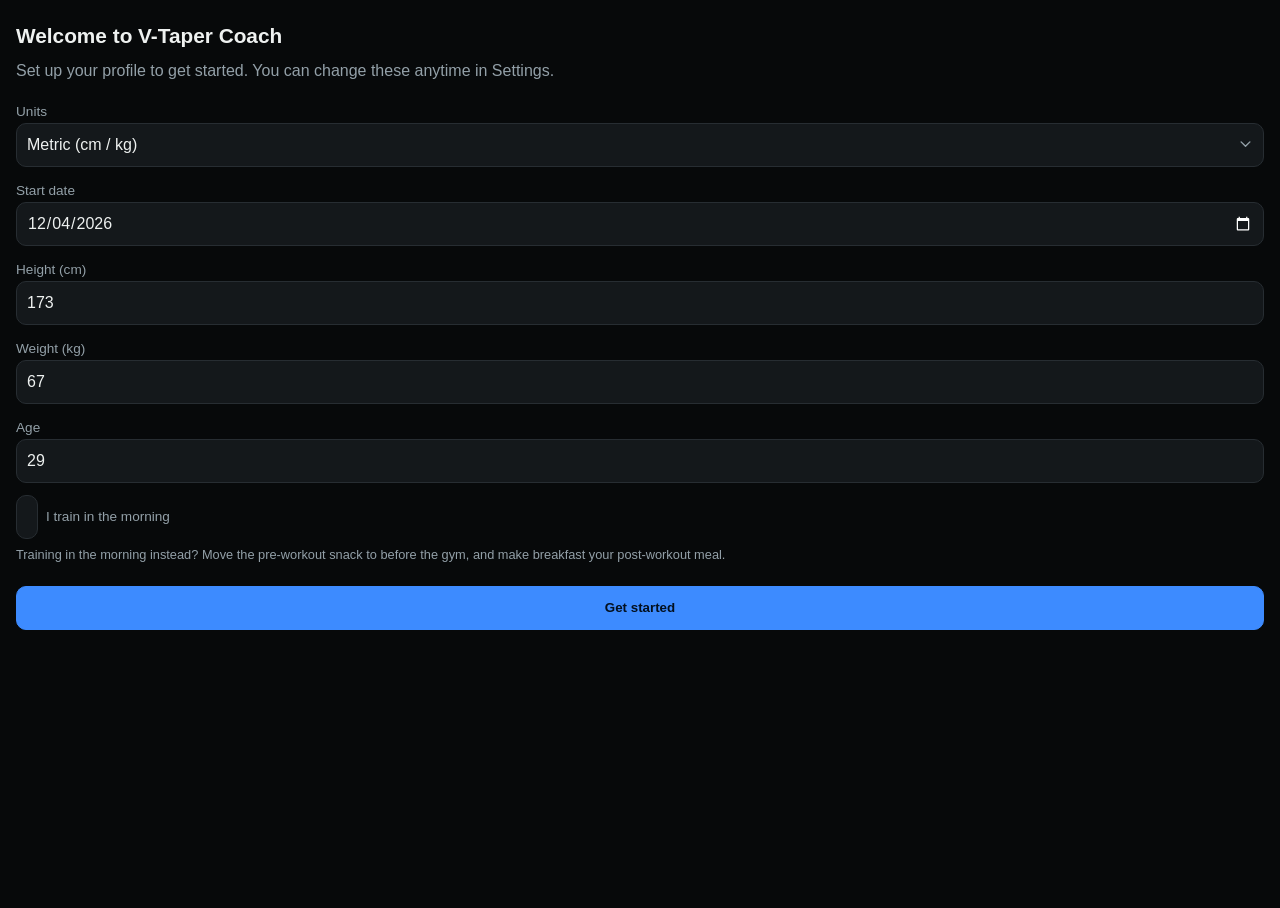
<file: index.html>
<!DOCTYPE html>
<html lang="en">
<head>
  <meta charset="UTF-8" />
  <meta name="viewport" content="width=device-width, initial-scale=1, viewport-fit=cover" />
  <title>V-Taper Coach</title>

  <!-- PWA / iOS integration -->
  <link rel="manifest" href="manifest.webmanifest" />
  <meta name="theme-color" content="#07090a" />
  <meta name="apple-mobile-web-app-capable" content="yes" />
  <meta name="mobile-web-app-capable" content="yes" />
  <meta name="apple-mobile-web-app-status-bar-style" content="black-translucent" />
  <meta name="apple-mobile-web-app-title" content="V-Taper" />
  <link rel="apple-touch-icon" href="icons/icon-180.png" />
  <link rel="icon" href="icons/icon-192.png" />

  <link rel="stylesheet" href="css/styles.css" />
</head>
<body>
  <!-- Single mount point; ui/*.js modules render into the #tab-* sections below. -->
  <div id="app">
    <main id="tab-panels">
      <section id="tab-today" data-tab-panel="today"></section>
      <section id="tab-diet" data-tab-panel="diet" hidden></section>
      <section id="tab-body" data-tab-panel="body" hidden></section>
      <section id="tab-progress" data-tab-panel="progress" hidden></section>
      <section id="tab-settings" data-tab-panel="settings" hidden></section>
    </main>

    <nav id="tabbar" aria-label="Main navigation">
      <button type="button" data-tab="today" aria-label="Today">Today</button>
      <button type="button" data-tab="diet" aria-label="Diet">Diet</button>
      <button type="button" data-tab="body" aria-label="Body">Body</button>
      <button type="button" data-tab="progress" aria-label="Progress">Progress</button>
      <button type="button" data-tab="settings" aria-label="Settings">Settings</button>
    </nav>
  </div>

  <script type="module" src="js/app.js"></script>
</body>
</html>
</file>
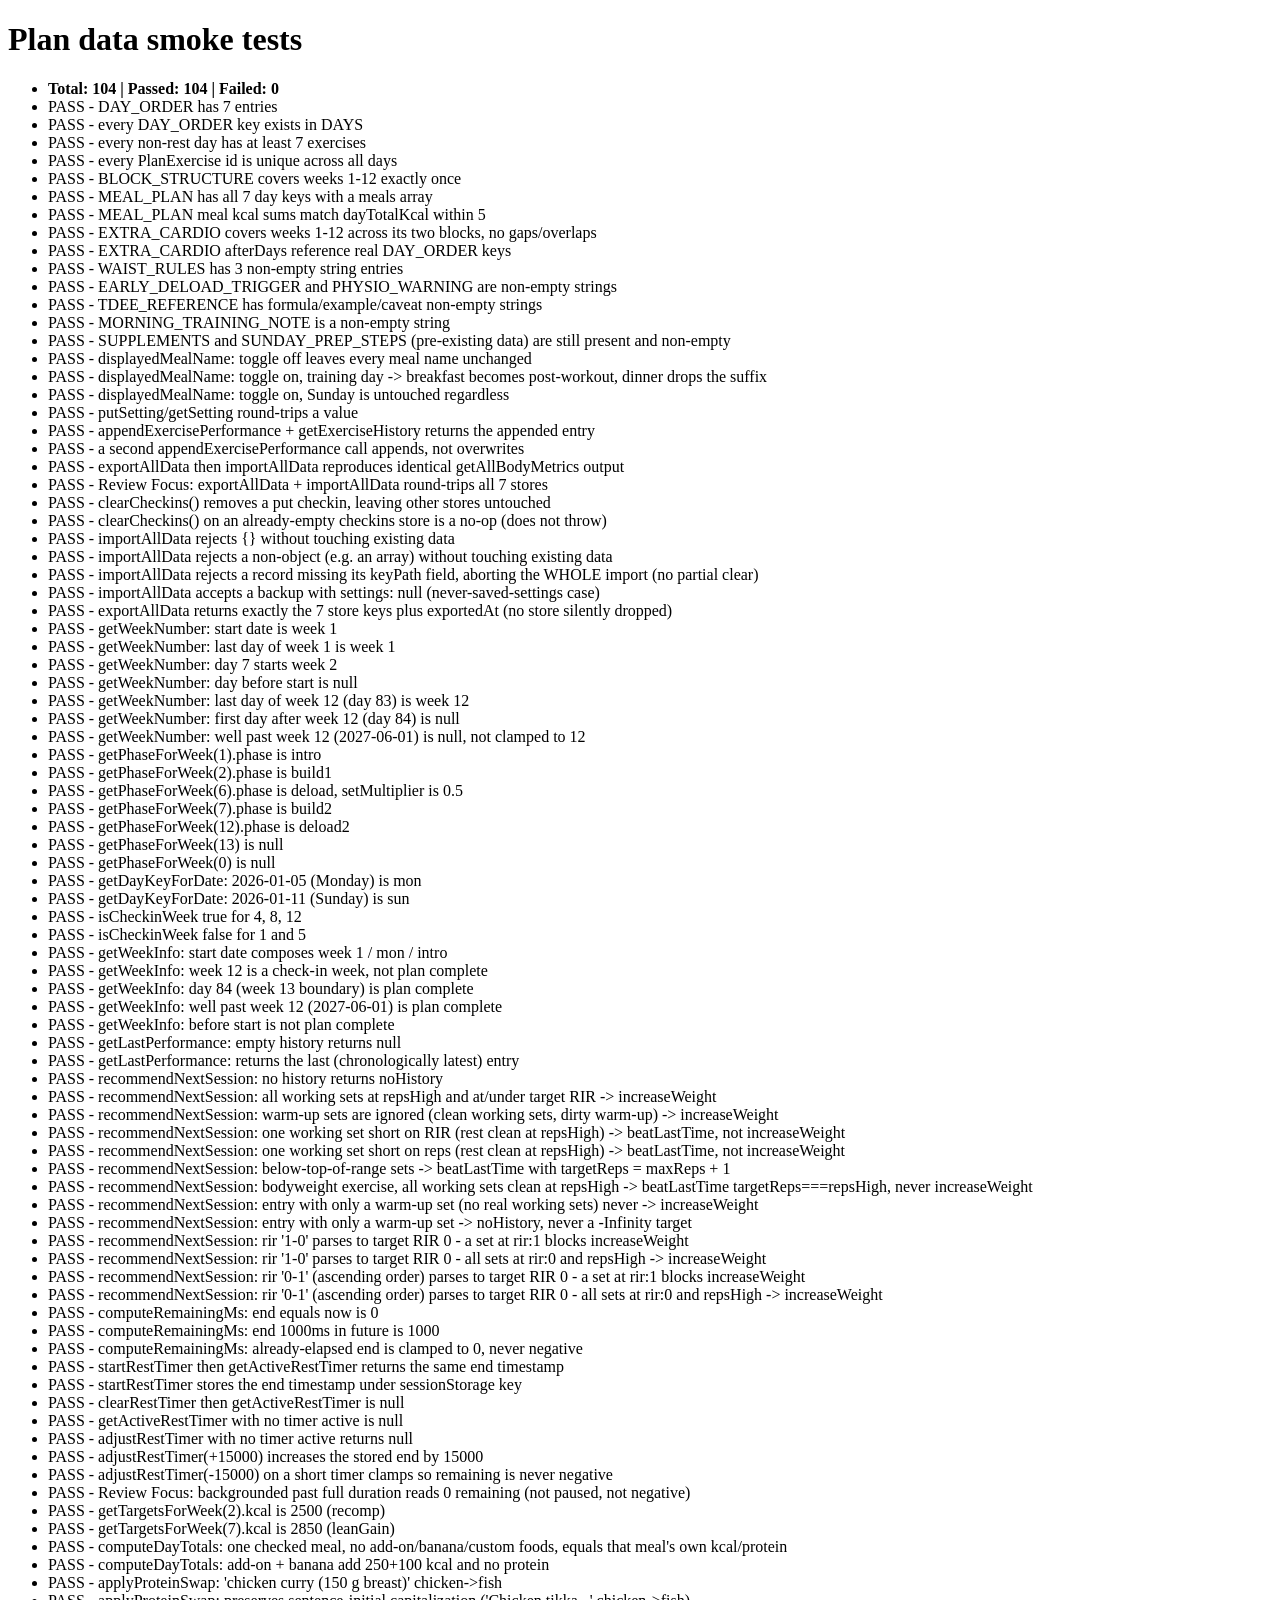
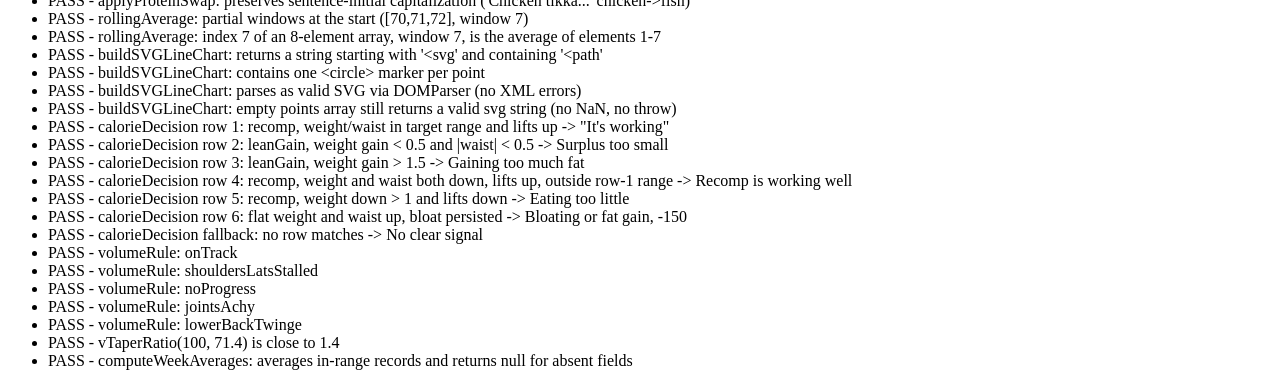
<file: tests.html>
<!doctype html>
<html lang="en">
<head>
  <meta charset="utf-8">
  <meta name="viewport" content="width=device-width, initial-scale=1">
  <title>Plan data smoke tests</title>
</head>
<body>
  <h1>Plan data smoke tests</h1>
  <ul id="results"></ul>
  <script type="module">
    import {
      DAY_ORDER, DAYS, BLOCK_STRUCTURE, MEAL_PLAN, INCREMENT_BY_TYPE,
      EXTRA_CARDIO, WAIST_RULES, EARLY_DELOAD_TRIGGER, PHYSIO_WARNING,
      TDEE_REFERENCE, MORNING_TRAINING_NOTE, SUPPLEMENTS, SUNDAY_PREP_STEPS,
    } from './js/data/plan.js';
    import {
      getSetting, putSetting,
      getSessionLog, putSessionLog, getAllSessionLogs,
      getExerciseHistory, appendExercisePerformance, upsertExercisePerformance,
      getBodyMetric, getAllBodyMetrics, putBodyMetric,
      getDietLog, putDietLog,
      getAllCustomFoods, addCustomFood,
      getCheckin, putCheckin, clearCheckins,
      exportAllData, importAllData,
    } from './js/db.js';

    const results = document.getElementById('results');
    const checks = [];
    const check = async (name, fn) => {
      let ok = false;
      let detail = '';
      try {
        const r = await fn();
        ok = r === true;
        if (!ok) detail = typeof r === 'string' ? r : 'assertion false';
      } catch (err) {
        detail = err.message;
      }
      checks.push({ name, ok, detail });
    };

    await check('DAY_ORDER has 7 entries', () => DAY_ORDER.length === 7 || `length ${DAY_ORDER.length}`);

    await check('every DAY_ORDER key exists in DAYS', () => {
      const missing = DAY_ORDER.filter((d) => !(d in DAYS));
      return missing.length === 0 || `missing: ${missing.join(', ')}`;
    });

    await check('every non-rest day has at least 7 exercises', () => {
      const short = DAY_ORDER.filter((d) => !DAYS[d].isRestDay && DAYS[d].exercises.length < 7)
        .map((d) => `${d}=${DAYS[d].exercises.length}`);
      return short.length === 0 || `short: ${short.join(', ')}`;
    });

    await check('every PlanExercise id is unique across all days', () => {
      const ids = DAY_ORDER.flatMap((d) => DAYS[d].exercises.map((e) => e.id));
      const dupes = ids.filter((id, i) => ids.indexOf(id) !== i);
      return dupes.length === 0 || `duplicates: ${[...new Set(dupes)].join(', ')}`;
    });

    await check('BLOCK_STRUCTURE covers weeks 1-12 exactly once', () => {
      const weeks = BLOCK_STRUCTURE.flatMap((b) => b.weeks).sort((a, b) => a - b);
      const expected = Array.from({ length: 12 }, (_, i) => i + 1);
      return JSON.stringify(weeks) === JSON.stringify(expected) || `weeks: ${weeks.join(',')}`;
    });

    await check('MEAL_PLAN has all 7 day keys with a meals array', () => {
      const bad = DAY_ORDER.filter((d) => !MEAL_PLAN[d] || !Array.isArray(MEAL_PLAN[d].meals));
      return bad.length === 0 || `bad: ${bad.join(', ')}`;
    });

    await check('MEAL_PLAN meal kcal sums match dayTotalKcal within 5', () => {
      const off = DAY_ORDER.map((d) => {
        const sum = MEAL_PLAN[d].meals.reduce((s, m) => s + m.kcal, 0);
        return { d, diff: sum - MEAL_PLAN[d].dayTotalKcal };
      }).filter((x) => Math.abs(x.diff) > 5);
      return off.length === 0 || off.map((x) => `${x.d}:${x.diff}`).join(', ');
    });

    // --- Final-review batch B: 8 PDF-sourced items added to plan.js/the UI -
    // Basic shape/presence assertions for the 6 new plan.js exports (the
    // other two, SUPPLEMENTS/SUNDAY_PREP_STEPS, already existed and already
    // had assertions elsewhere if any — these just confirm the new UI code
    // has real data to import, not empty/undefined exports).

    await check('EXTRA_CARDIO covers weeks 1-12 across its two blocks, no gaps/overlaps', () => {
      const weeks = [...EXTRA_CARDIO.weeks1to4.weeks, ...EXTRA_CARDIO.weeks5to12.weeks].sort((a, b) => a - b);
      const expected = Array.from({ length: 12 }, (_, i) => i + 1);
      return JSON.stringify(weeks) === JSON.stringify(expected) || `weeks: ${weeks.join(',')}`;
    });

    await check('EXTRA_CARDIO afterDays reference real DAY_ORDER keys', () => {
      const allDays = [...EXTRA_CARDIO.weeks1to4.afterDays, ...EXTRA_CARDIO.weeks5to12.afterDays];
      const bad = allDays.filter((d) => !DAY_ORDER.includes(d));
      return bad.length === 0 || `bad: ${bad.join(', ')}`;
    });

    await check('WAIST_RULES has 3 non-empty string entries', () => {
      const ok = WAIST_RULES.length === 3 && WAIST_RULES.every((r) => typeof r === 'string' && r.length > 0);
      return ok || `got: ${JSON.stringify(WAIST_RULES)}`;
    });

    await check('EARLY_DELOAD_TRIGGER and PHYSIO_WARNING are non-empty strings', () => {
      const ok = typeof EARLY_DELOAD_TRIGGER === 'string' && EARLY_DELOAD_TRIGGER.length > 0
        && typeof PHYSIO_WARNING === 'string' && PHYSIO_WARNING.length > 0;
      return ok || `EARLY_DELOAD_TRIGGER=${JSON.stringify(EARLY_DELOAD_TRIGGER)}, PHYSIO_WARNING=${JSON.stringify(PHYSIO_WARNING)}`;
    });

    await check('TDEE_REFERENCE has formula/example/caveat non-empty strings', () => {
      const bad = ['formula', 'example', 'caveat'].filter(
        (k) => typeof TDEE_REFERENCE[k] !== 'string' || TDEE_REFERENCE[k].length === 0,
      );
      return bad.length === 0 || `bad: ${bad.join(', ')}`;
    });

    await check('MORNING_TRAINING_NOTE is a non-empty string', () => (
      typeof MORNING_TRAINING_NOTE === 'string' && MORNING_TRAINING_NOTE.length > 0
    ) || `got: ${JSON.stringify(MORNING_TRAINING_NOTE)}`);

    await check('SUPPLEMENTS and SUNDAY_PREP_STEPS (pre-existing data) are still present and non-empty', () => (
      SUPPLEMENTS.length > 0 && SUNDAY_PREP_STEPS.length > 0
    ) || `SUPPLEMENTS.length=${SUPPLEMENTS.length}, SUNDAY_PREP_STEPS.length=${SUNDAY_PREP_STEPS.length}`);

    // js/ui/diet.js's displayedMealName() — the morning-toggle meal-relabeling
    // transform factored into a small pure function, per the brief. Loaded
    // dynamically (see Task 3 note below) so a missing/broken module fails
    // only these checks instead of blanking the whole page.
    const diet = await import('./js/ui/diet.js').catch((err) => ({ loadError: err.message }));
    const breakfastMeal = { id: 'breakfast', name: 'Breakfast' };
    const dinnerMeal = { id: 'dinner', name: 'Dinner (post-workout)' };
    const sunDinnerMeal = { id: 'dinner', name: 'Dinner (eat out)' };
    const lunchMeal = { id: 'lunch', name: 'Lunch' };

    const arrEq = (actual, expected) => (JSON.stringify(actual) === JSON.stringify(expected)
      || `got ${JSON.stringify(actual)}, expected ${JSON.stringify(expected)}`);

    await check('displayedMealName: toggle off leaves every meal name unchanged', () => arrEq(
      [
        diet.displayedMealName(breakfastMeal, false, 'mon'),
        diet.displayedMealName(dinnerMeal, false, 'mon'),
        diet.displayedMealName(lunchMeal, false, 'mon'),
      ],
      ['Breakfast', 'Dinner (post-workout)', 'Lunch'],
    ));

    await check('displayedMealName: toggle on, training day -> breakfast becomes post-workout, dinner drops the suffix', () => arrEq(
      [
        diet.displayedMealName(breakfastMeal, true, 'mon'),
        diet.displayedMealName(dinnerMeal, true, 'mon'),
        diet.displayedMealName(lunchMeal, true, 'mon'),
      ],
      ['Breakfast (post-workout)', 'Dinner', 'Lunch'],
    ));

    await check('displayedMealName: toggle on, Sunday is untouched regardless', () => arrEq(
      [
        diet.displayedMealName(breakfastMeal, true, 'sun'),
        diet.displayedMealName(sunDinnerMeal, true, 'sun'),
      ],
      ['Breakfast', 'Dinner (eat out)'],
    ));

    // --- js/db.js (Task 2) -------------------------------------------------
    // Baseline reads (rather than hardcoded 0/1/2) keep these assertions
    // correct even if tests.html is re-run against an IndexedDB database
    // that already has data from a previous run (see brief Step 3 note on
    // stale databases). On a fresh DB these behave exactly like the literal
    // 1/2 lengths the task brief describes.

    await check('putSetting/getSetting round-trips a value', async () => {
      await putSetting({ id: 'app', weightKg: 67 });
      const setting = await getSetting();
      return (setting !== null && setting.id === 'app' && setting.weightKg === 67)
        || `got ${JSON.stringify(setting)}`;
    });

    const exerciseId = 'incline-db-press';
    const baselineHistory = await getExerciseHistory(exerciseId);
    const baselineLen = baselineHistory.length;
    const entry1 = { date: '2026-01-01', weekNumber: 1, sets: [{ weight: 20, reps: 8, rir: 2, isWarmup: false }] };

    await check('appendExercisePerformance + getExerciseHistory returns the appended entry', async () => {
      await appendExercisePerformance(exerciseId, entry1);
      const history = await getExerciseHistory(exerciseId);
      const last = history[history.length - 1];
      return (history.length === baselineLen + 1 && JSON.stringify(last) === JSON.stringify(entry1))
        || `length ${history.length}, last=${JSON.stringify(last)}`;
    });

    await check('a second appendExercisePerformance call appends, not overwrites', async () => {
      const entry2 = { date: '2026-01-08', weekNumber: 2, sets: [{ weight: 22, reps: 8, rir: 1, isWarmup: false }] };
      await appendExercisePerformance(exerciseId, entry2);
      const history = await getExerciseHistory(exerciseId);
      const first = history[baselineLen];
      return (history.length === baselineLen + 2 && JSON.stringify(first) === JSON.stringify(entry1))
        || `length ${history.length}, first-new-entry=${JSON.stringify(first)}`;
    });

    await check('exportAllData then importAllData reproduces identical getAllBodyMetrics output', async () => {
      await putBodyMetric({ date: '2026-02-02', weightKg: 70.2, waistCm: 81, note: 'db-test' });
      const before = await getAllBodyMetrics();
      const dump = await exportAllData();
      await importAllData(dump);
      const after = await getAllBodyMetrics();
      return JSON.stringify(before) === JSON.stringify(after)
        || `before=${JSON.stringify(before)} after=${JSON.stringify(after)}`;
    });

    // Review Focus (Task 17): full round-trip across all 7 stores, not just
    // bodyMetrics. Writes one real record into every store via db.js's own
    // put functions, exports, re-imports into the same DB, then re-fetches
    // each store and diffs against the literal record written (not just a
    // before/after snapshot) — this is the regression guard that would catch
    // exportAllData or importAllData silently dropping a store.
    await check('Review Focus: exportAllData + importAllData round-trips all 7 stores', async () => {
      const roundTripSessionLog = { id: 'rt_2026-03-03_mon', dayKey: 'mon', date: '2026-03-03', exercises: [] };
      const roundTripExerciseId = 'round-trip-exercise';
      const roundTripExerciseEntry = {
        date: '2026-03-03', weekNumber: 9, sets: [{ weight: 30, reps: 10, rir: 2, isWarmup: false }],
      };
      const roundTripBodyMetric = { date: '2026-03-03', weightKg: 71.1, waistCm: 80.5, note: 'round-trip' };
      const roundTripDietLog = {
        date: '2026-03-03', checkedMealIds: ['m1'], addOn: null, hadBanana: false, customFoodIds: [],
      };
      const roundTripCustomFood = { name: 'round-trip food', kcal: 123, protein: 10 };
      const roundTripCheckin = { weekNumber: 97, avgWeight: 71, avgWaist: 80, decision: 'test' };
      const roundTripSettingsMarker = `rt-marker-${Date.now()}`;

      const existingSettings = await getSetting();
      await putSetting({ ...(existingSettings || {}), roundTripMarker: roundTripSettingsMarker });
      await putSessionLog(roundTripSessionLog);
      await appendExercisePerformance(roundTripExerciseId, roundTripExerciseEntry);
      await putBodyMetric(roundTripBodyMetric);
      await putDietLog(roundTripDietLog);
      const customFoodId = await addCustomFood(roundTripCustomFood);
      await putCheckin(roundTripCheckin);

      const dump = await exportAllData();
      await importAllData(dump);

      const afterSettings = await getSetting();
      const afterSessionLog = await getSessionLog(roundTripSessionLog.id);
      const afterExerciseHistory = await getExerciseHistory(roundTripExerciseId);
      const afterBodyMetric = await getBodyMetric(roundTripBodyMetric.date);
      const afterDietLog = await getDietLog(roundTripDietLog.date);
      const afterCustomFoods = await getAllCustomFoods();
      const afterCheckin = await getCheckin(roundTripCheckin.weekNumber);

      const problems = [];
      if (afterSettings?.roundTripMarker !== roundTripSettingsMarker) {
        problems.push(`settings: ${JSON.stringify(afterSettings)}`);
      }
      if (JSON.stringify(afterSessionLog) !== JSON.stringify(roundTripSessionLog)) {
        problems.push(`sessionLogs: ${JSON.stringify(afterSessionLog)}`);
      }
      const lastHistoryEntry = afterExerciseHistory[afterExerciseHistory.length - 1];
      if (JSON.stringify(lastHistoryEntry) !== JSON.stringify(roundTripExerciseEntry)) {
        problems.push(`exerciseHistory: ${JSON.stringify(afterExerciseHistory)}`);
      }
      if (JSON.stringify(afterBodyMetric) !== JSON.stringify(roundTripBodyMetric)) {
        problems.push(`bodyMetrics: ${JSON.stringify(afterBodyMetric)}`);
      }
      if (JSON.stringify(afterDietLog) !== JSON.stringify(roundTripDietLog)) {
        problems.push(`dietLog: ${JSON.stringify(afterDietLog)}`);
      }
      const matchedCustomFood = afterCustomFoods.find((f) => f.id === customFoodId);
      if (
        !matchedCustomFood
        || matchedCustomFood.name !== roundTripCustomFood.name
        || matchedCustomFood.kcal !== roundTripCustomFood.kcal
        || matchedCustomFood.protein !== roundTripCustomFood.protein
      ) {
        problems.push(`customFoods: ${JSON.stringify(afterCustomFoods)}`);
      }
      if (JSON.stringify(afterCheckin) !== JSON.stringify(roundTripCheckin)) {
        problems.push(`checkins: ${JSON.stringify(afterCheckin)}`);
      }

      return problems.length === 0 || problems.join(' | ');
    });

    // --- js/db.js (final-review batch C: clearCheckins) --------------------
    // clearCheckins() must clear only the checkins store, leaving every
    // other store (here: bodyMetrics and exerciseHistory) untouched — this
    // is the regression guard for the "Start new block" action in
    // settings.js, which relies on exerciseHistory surviving so double
    // progression carries over into the new block.
    await check('clearCheckins() removes a put checkin, leaving other stores untouched', async () => {
      await putCheckin({ weekNumber: 4, avgWeight: 70, avgWaist: 79, decision: 'clear-test' });
      const beforeClear = await getCheckin(4);
      if (JSON.stringify(beforeClear) !== JSON.stringify({ weekNumber: 4, avgWeight: 70, avgWaist: 79, decision: 'clear-test' })) {
        return `putCheckin didn't persist before clear: ${JSON.stringify(beforeClear)}`;
      }

      const bodyMetricBefore = await getBodyMetric('2026-02-02'); // written earlier in this suite
      if (!bodyMetricBefore) return 'fixture missing: expected a 2026-02-02 bodyMetric from earlier in this suite';
      const historyBefore = await getExerciseHistory('incline-db-press'); // written earlier in this suite
      if (!historyBefore || historyBefore.length === 0) return 'fixture missing: expected incline-db-press history from earlier in this suite';

      await clearCheckins();

      const afterClear = await getCheckin(4);
      const bodyMetricAfter = await getBodyMetric('2026-02-02');
      const historyAfter = await getExerciseHistory('incline-db-press');

      const problems = [];
      if (afterClear !== null) problems.push(`getCheckin(4) after clear: ${JSON.stringify(afterClear)}`);
      if (JSON.stringify(bodyMetricAfter) !== JSON.stringify(bodyMetricBefore)) {
        problems.push(`bodyMetrics changed by clearCheckins: before=${JSON.stringify(bodyMetricBefore)} after=${JSON.stringify(bodyMetricAfter)}`);
      }
      if (JSON.stringify(historyAfter) !== JSON.stringify(historyBefore)) {
        problems.push(`exerciseHistory changed by clearCheckins: before=${JSON.stringify(historyBefore)} after=${JSON.stringify(historyAfter)}`);
      }
      return problems.length === 0 || problems.join(' | ');
    });

    await check('clearCheckins() on an already-empty checkins store is a no-op (does not throw)', async () => {
      await clearCheckins();
      await clearCheckins();
      const result = await getCheckin(4);
      return result === null || `expected null, got ${JSON.stringify(result)}`;
    });

    // --- js/db.js (final-review fix: import validation) -------------------
    // importAllData must validate the backup's shape BEFORE clearing any
    // store, so a wrong-shaped-but-valid JSON file (e.g. `{}`) can never
    // silently wipe real data, and a store.put() throw (e.g. a record
    // missing its keyPath field) must abort the whole transaction rather
    // than commit a partial clear-without-full-restore.

    await check('importAllData rejects {} without touching existing data', async () => {
      const before = await getSetting();
      let threw = false;
      try {
        await importAllData({});
      } catch (err) {
        threw = true;
      }
      const after = await getSetting();
      return (threw && JSON.stringify(after) === JSON.stringify(before))
        || `threw=${threw}, before=${JSON.stringify(before)}, after=${JSON.stringify(after)}`;
    });

    await check('importAllData rejects a non-object (e.g. an array) without touching existing data', async () => {
      const before = await getSetting();
      let threw = false;
      try {
        await importAllData([1, 2, 3]);
      } catch (err) {
        threw = true;
      }
      const after = await getSetting();
      return (threw && JSON.stringify(after) === JSON.stringify(before))
        || `threw=${threw}, before=${JSON.stringify(before)}, after=${JSON.stringify(after)}`;
    });

    await check('importAllData rejects a record missing its keyPath field, aborting the WHOLE import (no partial clear)', async () => {
      const beforeSettings = await getSetting();
      const beforeSessionLogs = await getAllSessionLogs();
      const validDump = await exportAllData();
      // sessionLogs' keyPath is 'id' — a record with no `id` field makes
      // store.put() throw synchronously inside importAllData's transaction.
      const malformedDump = { ...validDump, sessionLogs: [...validDump.sessionLogs, { dayKey: 'mon', noId: true }] };

      let threw = false;
      try {
        await importAllData(malformedDump);
      } catch (err) {
        threw = true;
      }

      const afterSettings = await getSetting();
      const afterSessionLogs = await getAllSessionLogs();
      return (
        threw
        && JSON.stringify(afterSettings) === JSON.stringify(beforeSettings)
        && JSON.stringify(afterSessionLogs) === JSON.stringify(beforeSessionLogs)
      ) || `threw=${threw}, settings before/after differ or sessionLogs before/after differ`;
    });

    // A backup taken before any setting was ever saved has settings: null
    // (getSetting() returns null, not undefined, for an absent record) —
    // validateBackupShape must treat that the same as an absent field,
    // not reject the whole file over it.
    await check('importAllData accepts a backup with settings: null (never-saved-settings case)', async () => {
      const validDump = await exportAllData();
      const dumpWithNullSettings = { ...validDump, settings: null };
      let threw = false;
      try {
        await importAllData(dumpWithNullSettings);
      } catch (err) {
        threw = true;
      }
      return !threw || `unexpectedly threw on settings: null`;
    });

    // --- js/db.js (final-review fix: exportAllData loops STORE_NAMES) -----
    await check('exportAllData returns exactly the 7 store keys plus exportedAt (no store silently dropped)', async () => {
      const dump = await exportAllData();
      const expectedKeys = [
        'settings', 'sessionLogs', 'exerciseHistory', 'bodyMetrics', 'dietLog', 'customFoods', 'checkins', 'exportedAt',
      ];
      const actualKeys = Object.keys(dump).sort();
      return eqKeys(actualKeys, expectedKeys.slice().sort()) || `got keys: ${actualKeys.join(', ')}`;
    });
    function eqKeys(a, b) {
      return JSON.stringify(a) === JSON.stringify(b);
    }

    // --- js/week.js (Task 3) ----------------------------------------------
    // Loaded dynamically so a missing or broken module fails only these
    // checks instead of blanking the whole page (keeps Task 1-2 results visible).
    const week = await import('./js/week.js').catch((err) => ({ loadError: err.message }));
    const eq = (actual, expected) => (JSON.stringify(actual) === JSON.stringify(expected)
      || `got ${JSON.stringify(actual)}, expected ${JSON.stringify(expected)}`);
    const START = '2026-01-05'; // Monday (verified: new Date('2026-01-05T00:00:00').getDay() === 1)

    await check('getWeekNumber: start date is week 1', () => eq(week.getWeekNumber(START, '2026-01-05'), 1));
    await check('getWeekNumber: last day of week 1 is week 1', () => eq(week.getWeekNumber(START, '2026-01-11'), 1));
    await check('getWeekNumber: day 7 starts week 2', () => eq(week.getWeekNumber(START, '2026-01-12'), 2));
    await check('getWeekNumber: day before start is null', () => eq(week.getWeekNumber(START, '2026-01-04'), null));
    await check('getWeekNumber: last day of week 12 (day 83) is week 12', () => eq(week.getWeekNumber(START, '2026-03-29'), 12));
    await check('getWeekNumber: first day after week 12 (day 84) is null', () => eq(week.getWeekNumber(START, '2026-03-30'), null));
    await check('getWeekNumber: well past week 12 (2027-06-01) is null, not clamped to 12', () => eq(week.getWeekNumber(START, '2027-06-01'), null));

    await check('getPhaseForWeek(1).phase is intro', () => eq(week.getPhaseForWeek(1).phase, 'intro'));
    await check('getPhaseForWeek(2).phase is build1', () => eq(week.getPhaseForWeek(2).phase, 'build1'));
    await check('getPhaseForWeek(6).phase is deload, setMultiplier is 0.5', () => eq(
      [week.getPhaseForWeek(6).phase, week.getPhaseForWeek(6).setMultiplier], ['deload', 0.5],
    ));
    await check('getPhaseForWeek(7).phase is build2', () => eq(week.getPhaseForWeek(7).phase, 'build2'));
    await check('getPhaseForWeek(12).phase is deload2', () => eq(week.getPhaseForWeek(12).phase, 'deload2'));
    await check('getPhaseForWeek(13) is null', () => eq(week.getPhaseForWeek(13), null));
    await check('getPhaseForWeek(0) is null', () => eq(week.getPhaseForWeek(0), null));

    await check('getDayKeyForDate: 2026-01-05 (Monday) is mon', () => eq(week.getDayKeyForDate('2026-01-05'), 'mon'));
    await check('getDayKeyForDate: 2026-01-11 (Sunday) is sun', () => eq(week.getDayKeyForDate('2026-01-11'), 'sun'));

    await check('isCheckinWeek true for 4, 8, 12', () => eq([4, 8, 12].map((w) => week.isCheckinWeek(w)), [true, true, true]));
    await check('isCheckinWeek false for 1 and 5', () => eq([1, 5].map((w) => week.isCheckinWeek(w)), [false, false]));

    await check('getWeekInfo: start date composes week 1 / mon / intro', () => {
      const info = week.getWeekInfo(START, START);
      return eq([info.weekNumber, info.dayKey, info.phaseInfo.phase, info.isCheckinWeek, info.isPlanComplete],
        [1, 'mon', 'intro', false, false]);
    });
    await check('getWeekInfo: week 12 is a check-in week, not plan complete', () => {
      const info = week.getWeekInfo(START, '2026-03-29');
      return eq([info.weekNumber, info.phaseInfo.phase, info.isCheckinWeek, info.isPlanComplete],
        [12, 'deload2', true, false]);
    });
    await check('getWeekInfo: day 84 (week 13 boundary) is plan complete', () => {
      const info = week.getWeekInfo(START, '2026-03-30');
      return eq([info.weekNumber, info.phaseInfo, info.isPlanComplete], [null, null, true]);
    });
    await check('getWeekInfo: well past week 12 (2027-06-01) is plan complete', () => {
      const info = week.getWeekInfo(START, '2027-06-01');
      return eq([info.weekNumber, info.phaseInfo, info.isCheckinWeek, info.isPlanComplete], [null, null, false, true]);
    });
    await check('getWeekInfo: before start is not plan complete', () => {
      const info = week.getWeekInfo(START, '2026-01-04');
      return eq([info.weekNumber, info.isPlanComplete], [null, false]);
    });

    // --- js/progression.js (Task 4) ----------------------------------------
    // Loaded dynamically (see Task 3 note above) so a missing/broken module
    // (expected during the RED phase, before progression.js exists) fails
    // only these checks instead of blanking the whole page.
    const progression = await import('./js/progression.js').catch((err) => ({ loadError: err.message }));

    const perf = (sets) => ({ date: '2026-02-01', weekNumber: 3, sets });
    const workingSet = (reps, rir) => ({ weight: 50, reps, rir, isWarmup: false });
    const warmupSet = (reps, rir) => ({ weight: 20, reps, rir, isWarmup: true });

    await check('getLastPerformance: empty history returns null', () => eq(progression.getLastPerformance([]), null));

    await check('getLastPerformance: returns the last (chronologically latest) entry', () => {
      const h = [perf([workingSet(8, 2)]), perf([workingSet(9, 2)])];
      return eq(progression.getLastPerformance(h), h[1]);
    });

    const dbExercise = { repsLow: 8, repsHigh: 12, rir: '2', incrementType: 'dumbbell' };

    await check('recommendNextSession: no history returns noHistory', () => eq(
      progression.recommendNextSession(dbExercise, []),
      { type: 'noHistory' },
    ));

    await check('recommendNextSession: all working sets at repsHigh and at/under target RIR -> increaseWeight', () => {
      const history = [perf([workingSet(12, 2), workingSet(12, 2), workingSet(12, 2)])];
      return eq(
        progression.recommendNextSession(dbExercise, history),
        { type: 'increaseWeight', amount: INCREMENT_BY_TYPE[dbExercise.incrementType] },
      );
    });

    await check('recommendNextSession: warm-up sets are ignored (clean working sets, dirty warm-up) -> increaseWeight', () => {
      const history = [perf([warmupSet(1, 5), workingSet(12, 2), workingSet(12, 2), workingSet(12, 2)])];
      return eq(
        progression.recommendNextSession(dbExercise, history),
        { type: 'increaseWeight', amount: INCREMENT_BY_TYPE[dbExercise.incrementType] },
      );
    });

    // Review Focus: one working set short on RIR (even though its reps hit target) must block increaseWeight.
    await check('recommendNextSession: one working set short on RIR (rest clean at repsHigh) -> beatLastTime, not increaseWeight', () => {
      const history = [perf([workingSet(12, 2), workingSet(12, 2), workingSet(12, 3)])];
      return eq(
        progression.recommendNextSession(dbExercise, history),
        { type: 'beatLastTime', targetReps: 12 },
      );
    });

    // Review Focus: one working set short on reps (even though its RIR hit target) must block increaseWeight.
    await check('recommendNextSession: one working set short on reps (rest clean at repsHigh) -> beatLastTime, not increaseWeight', () => {
      const history = [perf([workingSet(12, 2), workingSet(12, 2), workingSet(10, 2)])];
      return eq(
        progression.recommendNextSession(dbExercise, history),
        { type: 'beatLastTime', targetReps: 12 },
      );
    });

    await check('recommendNextSession: below-top-of-range sets -> beatLastTime with targetReps = maxReps + 1', () => {
      const history = [perf([workingSet(9, 2), workingSet(10, 2)])];
      return eq(
        progression.recommendNextSession(dbExercise, history),
        { type: 'beatLastTime', targetReps: 11 },
      );
    });

    // Bodyweight ruling: must never return increaseWeight for incrementType 'bodyweight', even when
    // every working set is clean at repsHigh and target RIR. Falls through to beatLastTime, holding
    // at repsHigh (there is no weight-based progression path for bodyweight work in this app).
    const bodyweightExercise = { repsLow: 10, repsHigh: 15, rir: '1', incrementType: 'bodyweight' };
    await check('recommendNextSession: bodyweight exercise, all working sets clean at repsHigh -> beatLastTime targetReps===repsHigh, never increaseWeight', () => {
      const history = [perf([workingSet(15, 1), workingSet(15, 1), workingSet(15, 1)])];
      const result = progression.recommendNextSession(bodyweightExercise, history);
      return eq(result, { type: 'beatLastTime', targetReps: bodyweightExercise.repsHigh });
    });

    // Final-review fix: an entry whose working sets are ALL warm-up (empty
    // workingSets array after the isWarmup filter) must never fall into
    // .every()'s vacuous "true" and recommend increaseWeight — there is
    // nothing clean to progress off of.
    await check('recommendNextSession: entry with only a warm-up set (no real working sets) never -> increaseWeight', () => {
      const history = [perf([warmupSet(5, 3)])];
      const result = progression.recommendNextSession(dbExercise, history);
      return (result.type !== 'increaseWeight') || `got ${JSON.stringify(result)}`;
    });

    // Follow-up to the above: a zero-working-sets entry must short-circuit
    // to noHistory entirely, not fall through to beatLastTime with
    // targetReps computed from Math.max() of an empty array (-Infinity).
    await check('recommendNextSession: entry with only a warm-up set -> noHistory, never a -Infinity target', () => {
      const history = [perf([warmupSet(5, 3)])];
      return eq(
        progression.recommendNextSession(dbExercise, history),
        { type: 'noHistory' },
      );
    });

    // RIR range-string parsing: '1-0' takes the last (strictest) number, 0, as the target RIR ceiling.
    const rangeRirExercise = { repsLow: 12, repsHigh: 20, rir: '1-0', incrementType: 'cable' };
    await check("recommendNextSession: rir '1-0' parses to target RIR 0 - a set at rir:1 blocks increaseWeight", () => {
      const history = [perf([workingSet(20, 0), workingSet(20, 1)])];
      return eq(
        progression.recommendNextSession(rangeRirExercise, history),
        { type: 'beatLastTime', targetReps: 20 },
      );
    });
    await check("recommendNextSession: rir '1-0' parses to target RIR 0 - all sets at rir:0 and repsHigh -> increaseWeight", () => {
      const history = [perf([workingSet(20, 0), workingSet(20, 0)])];
      return eq(
        progression.recommendNextSession(rangeRirExercise, history),
        { type: 'increaseWeight', amount: INCREMENT_BY_TYPE.cable },
      );
    });

    // RIR range-string parsing, ascending order: '0-1' is the real rir value for
    // rope-pushdown, reverse-pec-deck, leg-extension, seated-db-lateral-raise, and
    // single-arm-cable-pushdown in js/data/plan.js. It must ALSO parse to target
    // RIR 0 (via Math.min), not 1 - parsing must be order-independent, not just
    // "take the last token" (which would wrongly give 1 here).
    const ascendingRirExercise = { repsLow: 12, repsHigh: 15, rir: '0-1', incrementType: 'cable' };
    await check("recommendNextSession: rir '0-1' (ascending order) parses to target RIR 0 - a set at rir:1 blocks increaseWeight", () => {
      const history = [perf([workingSet(15, 0), workingSet(15, 1)])];
      return eq(
        progression.recommendNextSession(ascendingRirExercise, history),
        { type: 'beatLastTime', targetReps: 15 },
      );
    });
    await check("recommendNextSession: rir '0-1' (ascending order) parses to target RIR 0 - all sets at rir:0 and repsHigh -> increaseWeight", () => {
      const history = [perf([workingSet(15, 0), workingSet(15, 0)])];
      return eq(
        progression.recommendNextSession(ascendingRirExercise, history),
        { type: 'increaseWeight', amount: INCREMENT_BY_TYPE.cable },
      );
    });

    // --- js/timer.js (Task 5) ----------------------------------------------
    // Loaded dynamically (see Task 3 note above) so a missing module fails only these checks.
    // sessionStorage persists across reloads of this tab, so every timer test starts from a
    // cleared key and clears again afterward; re-running this page never sees a previous run's timer.
    const timer = await import('./js/timer.js').catch((err) => ({ loadError: err.message }));
    const TIMER_KEY = 'vtaper-rest-timer-end';
    const resetTimer = () => { try { timer.clearRestTimer(); } catch (_) { /* module may be missing */ } };

    await check('computeRemainingMs: end equals now is 0', () => eq(timer.computeRemainingMs(1000, 1000), 0));
    await check('computeRemainingMs: end 1000ms in future is 1000', () => eq(timer.computeRemainingMs(2000, 1000), 1000));
    await check('computeRemainingMs: already-elapsed end is clamped to 0, never negative', () => eq(timer.computeRemainingMs(500, 1000), 0));

    await check('startRestTimer then getActiveRestTimer returns the same end timestamp', () => {
      resetTimer();
      const end = timer.startRestTimer(60000);
      const active = timer.getActiveRestTimer();
      resetTimer();
      return (active === end && typeof end === 'number') || `start=${end}, active=${active}`;
    });

    await check('startRestTimer stores the end timestamp under sessionStorage key', () => {
      resetTimer();
      const end = timer.startRestTimer(60000);
      const raw = sessionStorage.getItem(TIMER_KEY);
      resetTimer();
      return Number(raw) === end || `raw=${raw}, end=${end}`;
    });

    await check('clearRestTimer then getActiveRestTimer is null', () => {
      timer.startRestTimer(60000);
      timer.clearRestTimer();
      return eq(timer.getActiveRestTimer(), null);
    });

    await check('getActiveRestTimer with no timer active is null', () => {
      resetTimer();
      return eq(timer.getActiveRestTimer(), null);
    });

    await check('adjustRestTimer with no timer active returns null', () => {
      resetTimer();
      return eq(timer.adjustRestTimer(15000), null);
    });

    await check('adjustRestTimer(+15000) increases the stored end by 15000', () => {
      resetTimer();
      const start = timer.startRestTimer(60000);
      const adjusted = timer.adjustRestTimer(15000);
      const stored = timer.getActiveRestTimer();
      resetTimer();
      return (adjusted === start + 15000 && stored === start + 15000)
        || `start=${start}, adjusted=${adjusted}, stored=${stored}`;
    });

    await check('adjustRestTimer(-15000) on a short timer clamps so remaining is never negative', () => {
      resetTimer();
      timer.startRestTimer(5000);
      const adjusted = timer.adjustRestTimer(-15000);
      const remaining = timer.computeRemainingMs(timer.getActiveRestTimer());
      resetTimer();
      return (typeof adjusted === 'number' && remaining === 0)
        || `adjusted=${adjusted}, remaining=${remaining}`;
    });

    // Review Focus: iOS Safari suspends background JS, so the timer must derive remaining time from
    // the absolute end timestamp. Backgrounding past the full rest duration must read as fully
    // elapsed (0), not as a stale paused value.
    await check('Review Focus: backgrounded past full duration reads 0 remaining (not paused, not negative)', () => {
      resetTimer();
      timer.startRestTimer(5000);
      const remaining = timer.computeRemainingMs(timer.getActiveRestTimer(), Date.now() + 10000);
      resetTimer();
      return eq(remaining, 0);
    });

    // --- js/nutrition.js (Task 12) ------------------------------------------
    // Loaded dynamically (see Task 3 note above) so a missing/broken module
    // (expected during the RED phase, before nutrition.js exists) fails only
    // these checks instead of blanking the whole page.
    const nutrition = await import('./js/nutrition.js').catch((err) => ({ loadError: err.message }));
    const nutritionMeals = nutrition.getMealsForDay ? nutrition.getMealsForDay('mon') : [];

    await check('getTargetsForWeek(2).kcal is 2500 (recomp)', () => eq(nutrition.getTargetsForWeek(2).kcal, 2500));
    await check('getTargetsForWeek(7).kcal is 2850 (leanGain)', () => eq(nutrition.getTargetsForWeek(7).kcal, 2850));

    await check("computeDayTotals: one checked meal, no add-on/banana/custom foods, equals that meal's own kcal/protein", () => {
      const totals = nutrition.computeDayTotals(nutritionMeals, [nutritionMeals[0].id], null, false, []);
      return eq(totals, { kcal: nutritionMeals[0].kcal, protein: nutritionMeals[0].protein });
    });

    await check('computeDayTotals: add-on + banana add 250+100 kcal and no protein', () => {
      const base = nutrition.computeDayTotals(nutritionMeals, [nutritionMeals[0].id], null, false, []);
      const withExtras = nutrition.computeDayTotals(nutritionMeals, [nutritionMeals[0].id], 'banana-peanut-butter', true, []);
      return eq([withExtras.kcal - base.kcal, withExtras.protein - base.protein], [350, 0]);
    });

    await check("applyProteinSwap: 'chicken curry (150 g breast)' chicken->fish", () => eq(
      nutrition.applyProteinSwap('chicken curry (150 g breast)', 'chicken', 'fish'),
      'fish curry (150 g breast)',
    ));

    // Review Focus: a sentence-initial match (capitalized, as most MEAL_PLAN item
    // strings start) must swap in a capitalized replacement, not lowercase the
    // start of the sentence.
    await check("applyProteinSwap: preserves sentence-initial capitalization ('Chicken tikka...' chicken->fish)", () => eq(
      nutrition.applyProteinSwap('Chicken tikka (150 g breast, 1 tsp oil)', 'chicken', 'fish'),
      'Fish tikka (150 g breast, 1 tsp oil)',
    ));

    // --- js/charts.js (Task 13) ---------------------------------------------
    // Loaded dynamically (see Task 3 note above) so a missing/broken module
    // (expected during the RED phase, before charts.js exists) fails only
    // these checks instead of blanking the whole page.
    const charts = await import('./js/charts.js').catch((err) => ({ loadError: err.message }));

    await check('rollingAverage: partial windows at the start ([70,71,72], window 7)', () => eq(
      charts.rollingAverage([70, 71, 72], 7),
      [70, 70.5, 71],
    ));

    await check('rollingAverage: index 7 of an 8-element array, window 7, is the average of elements 1-7', () => eq(
      charts.rollingAverage([1, 2, 3, 4, 5, 6, 7, 8], 7)[7],
      (2 + 3 + 4 + 5 + 6 + 7 + 8) / 7,
    ));

    await check("buildSVGLineChart: returns a string starting with '<svg' and containing '<path'", () => {
      const svg = charts.buildSVGLineChart(
        [{ x: 0, y: 0 }, { x: 1, y: 1 }],
        { width: 100, height: 50, color: '#fff' },
      );
      return (typeof svg === 'string' && svg.startsWith('<svg') && svg.includes('<path'))
        || `got ${JSON.stringify(svg)}`;
    });

    // Review Focus: the chart must also draw per-point circle markers, not
    // just the connecting path line.
    await check('buildSVGLineChart: contains one <circle> marker per point', () => {
      const points = [{ x: 0, y: 0 }, { x: 1, y: 5 }, { x: 2, y: 3 }];
      const svg = charts.buildSVGLineChart(points, { width: 100, height: 50, color: '#fff' });
      const circleCount = (svg.match(/<circle/g) || []).length;
      return circleCount === points.length || `got ${circleCount} circles, svg=${svg}`;
    });

    await check('buildSVGLineChart: parses as valid SVG via DOMParser (no XML errors)', () => {
      const svg = charts.buildSVGLineChart(
        [{ x: 0, y: 0 }, { x: 1, y: 1 }, { x: 2, y: 0 }],
        { width: 200, height: 80, color: '#35e0a1', padding: 10 },
      );
      const doc = new DOMParser().parseFromString(svg, 'image/svg+xml');
      const parseError = doc.querySelector('parsererror');
      return parseError === null || `parsererror: ${parseError.textContent}`;
    });

    await check('buildSVGLineChart: empty points array still returns a valid svg string (no NaN, no throw)', () => {
      const svg = charts.buildSVGLineChart([], { width: 100, height: 50, color: '#fff' });
      return (typeof svg === 'string' && svg.startsWith('<svg') && !svg.includes('NaN'))
        || `got ${JSON.stringify(svg)}`;
    });

    // --- js/checkin.js (Task 14) --------------------------------------------
    // Loaded dynamically (see Task 3 note above) so a missing/broken module
    // (expected during the RED phase, before checkin.js exists) fails only
    // these checks instead of blanking the whole page.
    const checkin = await import('./js/checkin.js').catch((err) => ({ loadError: err.message }));
    const decide = (input) => checkin.calorieDecision(input);

    await check('calorieDecision row 1: recomp, weight/waist in target range and lifts up -> "It\'s working"', () => eq(
      decide({ phase: 'recomp', weightDelta4wk: -0.4, waistDelta4wk: -1, liftsTrend: 'up', bloatPersisted: false }),
      { decision: "It's working", action: 'Change nothing', kcalChange: 0 },
    ));

    await check('calorieDecision row 2: leanGain, weight gain < 0.5 and |waist| < 0.5 -> Surplus too small', () => eq(
      decide({ phase: 'leanGain', weightDelta4wk: 0.4, waistDelta4wk: 0.2, liftsTrend: 'flat', bloatPersisted: false }),
      { decision: 'Surplus too small', action: '+150 kcal a day (≈ +35 g carbs)', kcalChange: 150 },
    ));

    await check('calorieDecision row 3: leanGain, weight gain > 1.5 -> Gaining too much fat', () => eq(
      decide({ phase: 'leanGain', weightDelta4wk: 1.6, waistDelta4wk: 0.2, liftsTrend: 'up', bloatPersisted: false }),
      { decision: 'Gaining too much fat', action: '-150 kcal a day (cut carbs), +2,000 steps a day', kcalChange: -150 },
    ));

    await check('calorieDecision row 4: recomp, weight and waist both down, lifts up, outside row-1 range -> Recomp is working well', () => eq(
      decide({ phase: 'recomp', weightDelta4wk: -1.5, waistDelta4wk: -1, liftsTrend: 'up', bloatPersisted: false }),
      { decision: 'Recomp is working well', action: 'Stay at 2,500 kcal for 2–4 more weeks before starting the surplus', kcalChange: 0 },
    ));

    await check('calorieDecision row 5: recomp, weight down > 1 and lifts down -> Eating too little', () => eq(
      decide({ phase: 'recomp', weightDelta4wk: -1.5, waistDelta4wk: 0, liftsTrend: 'down', bloatPersisted: false }),
      { decision: 'Eating too little', action: '+150 kcal a day', kcalChange: 150 },
    ));

    await check('calorieDecision row 6: flat weight and waist up, bloat persisted -> Bloating or fat gain, -150', () => eq(
      decide({ phase: 'recomp', weightDelta4wk: 0.1, waistDelta4wk: 0.5, liftsTrend: 'flat', bloatPersisted: true }),
      { decision: 'Bloating or fat gain', action: '-150 kcal a day', kcalChange: -150 },
    ));

    await check('calorieDecision fallback: no row matches -> No clear signal', () => eq(
      decide({ phase: 'recomp', weightDelta4wk: 0.5, waistDelta4wk: 0, liftsTrend: 'flat', bloatPersisted: false }),
      { decision: 'No clear signal', action: 'Keep current calories 2 more weeks and re-check', kcalChange: 0 },
    ));

    await check('volumeRule: onTrack', () => eq(
      checkin.volumeRule('onTrack'), { action: 'Keep the plan as written' },
    ));
    await check('volumeRule: shouldersLatsStalled', () => eq(
      checkin.volumeRule('shouldersLatsStalled'),
      { action: '+2 sets a week of lateral raises and +2 sets a week of pulldowns' },
    ));
    await check('volumeRule: noProgress', () => eq(
      checkin.volumeRule('noProgress'),
      { action: 'Check sleep and protein first, then take the deload a week early' },
    ));
    await check('volumeRule: jointsAchy', () => eq(
      checkin.volumeRule('jointsAchy'), { action: 'Remove 1 set from every exercise for 2 weeks' },
    ));
    await check('volumeRule: lowerBackTwinge', () => eq(
      checkin.volumeRule('lowerBackTwinge'),
      { action: "Drop that exercise's load 20%. If it persists, swap it: hack squat → leg press, hip thrust → glute bridge machine, row → machine row" },
    ));

    await check('vTaperRatio(100, 71.4) is close to 1.4', () => {
      const r = checkin.vTaperRatio(100, 71.4);
      return (Math.abs(r - 1.4) < 0.01) || `got ${r}`;
    });

    await check('computeWeekAverages: averages in-range records and returns null for absent fields', () => {
      const metrics = [
        { date: '2026-01-05', weightKg: 70, waistCm: 80 },
        { date: '2026-01-07', weightKg: 72, steps: 9000 },
        { date: '2026-01-20', weightKg: 99, waistCm: 1 }, // outside the week
      ];
      const r = checkin.computeWeekAverages(metrics, '2026-01-05', '2026-01-11');
      return eq(r, { avgWeight: 71, avgWaist: 80, avgSteps: 9000, avgSleep: null });
    });

    const passed = checks.filter((c) => c.ok).length;
    const failed = checks.length - passed;
    const summary = document.createElement('li');
    summary.id = 'summary';
    summary.style.fontWeight = 'bold';
    summary.textContent = `Total: ${checks.length} | Passed: ${passed} | Failed: ${failed}`;
    results.appendChild(summary);

    for (const { name, ok, detail } of checks) {
      const li = document.createElement('li');
      li.textContent = `${ok ? 'PASS' : 'FAIL'} - ${name}${ok ? '' : ` (${detail})`}`;
      results.appendChild(li);
    }
  </script>
</body>
</html>
</file>
<file: css/styles.css>
/* css/styles.css
   V-Taper Coach — dark theme shell styles.
   No business logic here; this file only lays out the app chrome (mount
   point, tab panels, bottom tabbar) that later tasks fill with content.

   Palette (UI/UX refresh):
   --accent #3d8bff — a vivid electric blue, the single primary-action/
   progress color (buttons, active tab, stat numbers, links). Contrast
   against --bg (#07090a) is ~6.1:1 by the WCAG relative-luminance formula
   — comfortably above the 4.5:1 minimum for normal body text.
   --highlight #ffb020 (amber, ~11:1) is reserved for "notable" moments
   only — a new-weight/PR recommendation, streak callouts — never a
   default UI color, so it keeps its "something happened" meaning.
   --success #35e0a1 is the ORIGINAL accent green, narrowed in role to
   "done/completed" states only (a logged set, a finished checklist item)
   rather than the app's primary color — still ~11.4:1 on --bg.
   --danger #ff6b6b (~7.3:1) is unchanged — destructive actions/warnings.
   Every one of the four was re-checked against the new --bg below; all
   clear 4.5:1 for text use, not just as accents/borders.
*/

:root {
  --bg: #07090a;           /* near-black page background */
  --surface: #14181b;      /* cards, tabbar, raised panels */
  --surface-alt: #1e2327;  /* slightly lighter surface for hover/active states */
  --border: #272d32;       /* subtle separators */
  --text: #eef1f0;         /* primary text */
  --text-dim: #93a0a8;     /* secondary / muted text */
  --accent: #3d8bff;       /* primary accent — see note above */
  --accent-text: #03101f;  /* text drawn on top of an accent-filled control */
  --accent-glow: rgba(61, 139, 255, 0.32);
  --highlight: #ffb020;    /* PR / streak / "notable" accent — use sparingly */
  --highlight-text: #241400;
  --success: #35e0a1;      /* done/completed states only */
  --success-text: #04140d;
  --danger: #ff6b6b;       /* reserved for destructive actions/warnings */
  --bg-glow: rgba(61, 139, 255, 0.1); /* faint page-level depth wash, not a card accent */

  --card-shadow: 0 4px 20px -6px var(--accent-glow);

  --tap-min: 44px;         /* iOS minimum comfortable tap target */
  --radius: 10px;

  /* Renders native form-control chrome (date-picker icon, number-input
     spinners, scrollbars) light-on-dark instead of the browser's light-mode
     default, which was otherwise nearly invisible against this theme. */
  color-scheme: dark;
}

@media (prefers-reduced-motion: reduce) {
  *,
  *::before,
  *::after {
    animation-duration: 0.01ms !important;
    animation-iteration-count: 1 !important;
    transition-duration: 0.01ms !important;
  }
}

* {
  box-sizing: border-box;
}

html,
body {
  margin: 0;
  padding: 0;
  background: var(--bg);
  color: var(--text);
  /* Guard against the no-horizontal-scroll constraint at narrow widths. */
  overflow-x: hidden;
  width: 100%;
}

body {
  font-family: -apple-system, BlinkMacSystemFont, "Segoe UI", Roboto, Helvetica,
    Arial, sans-serif;
  -webkit-font-smoothing: antialiased;
  min-height: 100vh;
  /* A faint fixed glow behind the content for depth, instead of perfectly
     flat black — cards keep their own separate glow border on top of this. */
  background: radial-gradient(ellipse 900px 600px at 50% -150px, var(--bg-glow), transparent 70%), var(--bg);
  background-attachment: fixed;
  /* Respect iOS safe areas at the page edges too (notch/home-indicator).
     Top matters most: `apple-mobile-web-app-status-bar-style:
     black-translucent` (index.html) draws the status bar/notch over the
     page instead of reserving its own opaque bar, so without this the
     page's own top content renders underneath it and reads as "cut off". */
  padding-top: calc(env(safe-area-inset-top) + 8px);
  padding-left: env(safe-area-inset-left);
  padding-right: env(safe-area-inset-right);
}

#app {
  display: flex;
  flex-direction: column;
  min-height: 100vh;
  /* Reserve space for the fixed tabbar so content isn't hidden behind it. */
  padding-bottom: calc(var(--tap-min) + env(safe-area-inset-bottom) + 8px);
}

#tab-panels {
  flex: 1 1 auto;
  width: 100%;
  min-width: 0;
  padding: 16px;
}

section[data-tab-panel] {
  width: 100%;
  min-width: 0;
}

/* Only the active tab's section is shown; router.js toggles [hidden]. */
section[data-tab-panel][hidden] {
  display: none;
}

/* Replaying fade-in: an element re-entering the render tree from
   display:none restarts any animation named on it, so this plays again
   every time router.js un-hides a panel — no JS hook needed. */
@keyframes tab-fade-in {
  from {
    opacity: 0;
    transform: translateY(4px);
  }
  to {
    opacity: 1;
    transform: translateY(0);
  }
}

section[data-tab-panel]:not([hidden]) {
  animation: tab-fade-in 180ms ease-out;
}

#tabbar {
  position: fixed;
  left: 0;
  right: 0;
  bottom: 0;
  display: flex;
  background: var(--surface);
  border-top: 1px solid var(--border);
  padding-bottom: env(safe-area-inset-bottom);
  padding-left: env(safe-area-inset-left);
  padding-right: env(safe-area-inset-right);
  z-index: 10;
}

#tabbar button {
  flex: 1 1 0;
  background: none;
  border: none;
  color: var(--text-dim);
  font-size: 12px;
  display: flex;
  align-items: center;
  justify-content: center;
  padding: 6px 4px;
}

#tabbar button[aria-current="true"],
#tabbar button.is-active {
  color: var(--accent);
}

/* Generic form controls */
button,
input,
select,
textarea {
  font-family: inherit;
  color: var(--text);
}

button {
  cursor: pointer;
  background: var(--surface-alt);
  border: 1px solid var(--border);
  border-radius: var(--radius);
  transition: transform 0.08s ease;
}

/* Custom select arrow — the native chevron renders inconsistently (and, in
   some browsers, in a light-mode color) across platforms in a dark theme, so
   draw one explicitly. Uses background-image/-position/-size (not the
   `background` shorthand) so a more specific rule setting background-color
   elsewhere doesn't blank this back out. */
select {
  appearance: none;
  -webkit-appearance: none;
  background-color: var(--surface-alt);
  background-image: url("data:image/svg+xml,%3Csvg xmlns='http://www.w3.org/2000/svg' viewBox='0 0 12 8'%3E%3Cpath d='M1 1l5 5 5-5' fill='none' stroke='%2393a0a8' stroke-width='1.6' stroke-linecap='round' stroke-linejoin='round'/%3E%3C/svg%3E");
  background-repeat: no-repeat;
  background-position: right 12px center;
  background-size: 11px 7px;
  padding-right: 34px;
}

/* Tap feedback on every button in the app — a gym-use affordance: a quick
   visual "that registered" cue matters more here than on a desktop site,
   since a sweaty/gloved tap can't rely on a hover state to confirm itself. */
button:active {
  transform: scale(0.96);
}

/* iOS tap-target minimum for buttons. Checkboxes/radios get their own small
   size below — the tap target for those lives on the surrounding label
   instead (see each checklist's label rule), not on the control itself. */
button {
  min-height: var(--tap-min);
  min-width: var(--tap-min);
}

/* Custom checkbox/radio: the native control rendered as a plain, oversized
   white box/circle against this dark theme (forcing it up to the 44px tap
   minimum only made the mismatch bigger). Draw a small themed control
   instead and size the tap target via the label that wraps it. */
input[type="checkbox"],
input[type="radio"] {
  appearance: none;
  -webkit-appearance: none;
  width: 20px;
  height: 20px;
  min-width: 20px;
  min-height: 20px;
  margin: 0;
  flex-shrink: 0;
  border: 1.5px solid var(--border);
  background: var(--surface-alt);
  cursor: pointer;
  position: relative;
}

input[type="checkbox"] {
  border-radius: 5px;
}

input[type="radio"] {
  border-radius: 50%;
}

input[type="checkbox"]:checked,
input[type="radio"]:checked {
  background: var(--accent);
  border-color: var(--accent);
}

input[type="checkbox"]:checked::after {
  content: '';
  position: absolute;
  left: 6px;
  top: 2px;
  width: 5px;
  height: 10px;
  border: solid var(--accent-text);
  border-width: 0 2px 2px 0;
  transform: rotate(45deg);
}

input[type="radio"]:checked::after {
  content: '';
  position: absolute;
  top: 5px;
  left: 5px;
  width: 8px;
  height: 8px;
  border-radius: 50%;
  background: var(--accent-text);
}

a {
  color: var(--accent);
}

/* Large-number utility for stat displays (today's lift numbers, body-weight,
   calorie totals, etc.) — later tasks apply this class, no new colors. */
.stat-number {
  font-size: 2.5rem;
  font-weight: 700;
  line-height: 1.1;
  color: var(--accent);
  font-variant-numeric: tabular-nums;
}

.stat-label {
  font-size: 0.8rem;
  color: var(--text-dim);
  text-transform: uppercase;
  letter-spacing: 0.04em;
}

/* Shared pill/chip utility — muscle-group focus tags, phase badges, etc.
   .pill-accent is the emphasized variant (e.g. the currently-active item
   in a set of otherwise-neutral pills). */
.pill-row {
  display: flex;
  flex-wrap: wrap;
  gap: 6px;
}

.pill {
  display: inline-flex;
  align-items: center;
  background: var(--surface-alt);
  border: 1px solid var(--border);
  color: var(--text-dim);
  border-radius: 999px;
  padding: 3px 10px;
  font-size: 0.78rem;
  line-height: 1.4;
}

.pill-accent {
  border-color: var(--accent);
  color: var(--accent);
}
</file>
